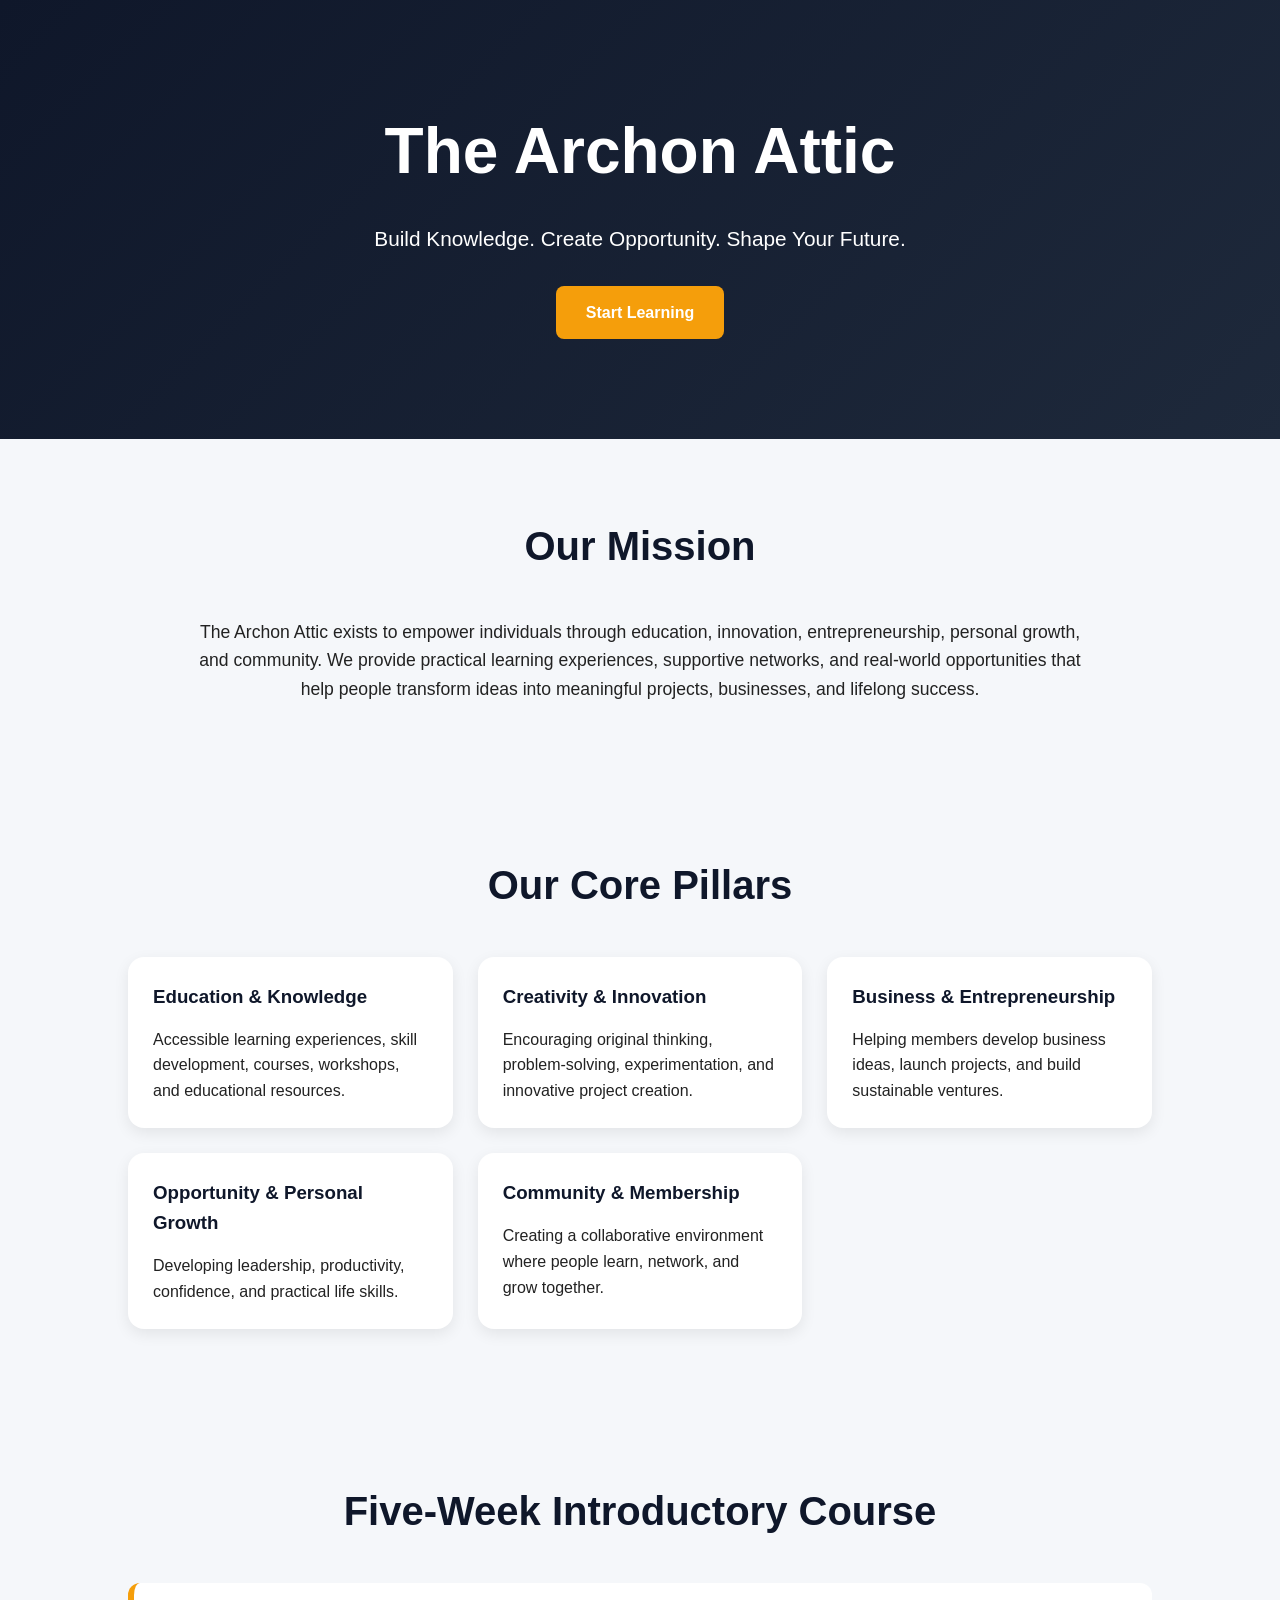
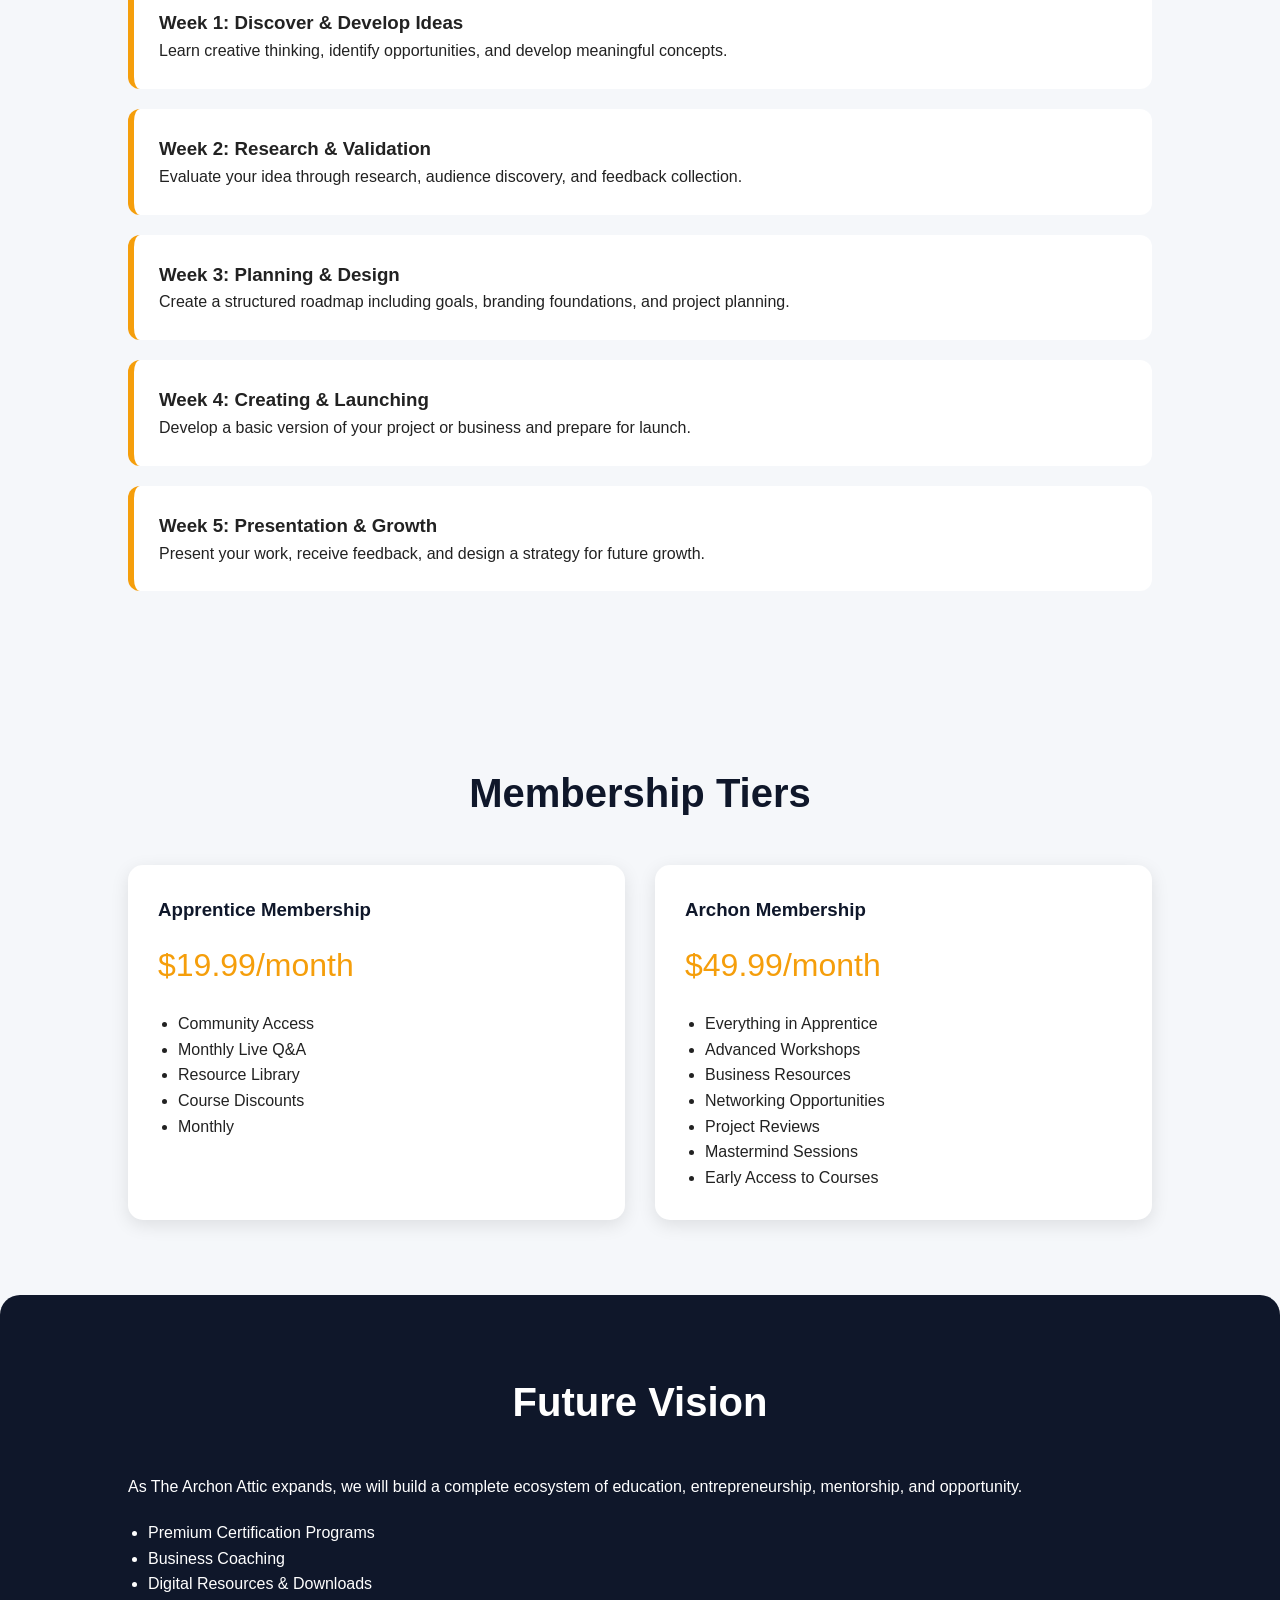
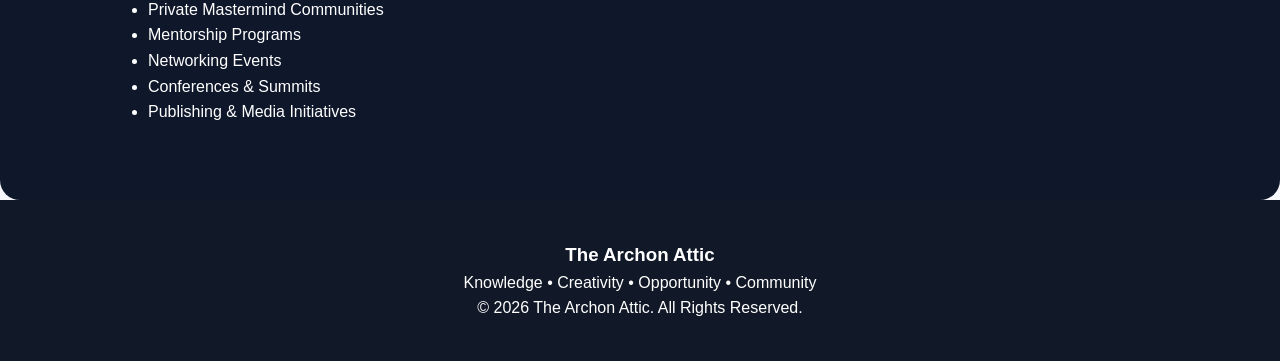
<file: index.HTML>
<!DOCTYPE html>
<html lang="en">
<head>
<meta charset="UTF-8">
<meta name="viewport" content="width=device-width, initial-scale=1.0">
<title>The Archon Attic</title>

<style>
*{
    margin:0;
    padding:0;
    box-sizing:border-box;
    font-family:Arial, Helvetica, sans-serif;
}

body{
    background:#f5f7fa;
    color:#222;
    line-height:1.6;
}

header{
    background:linear-gradient(135deg,#0f172a,#1e293b);
    color:white;
    text-align:center;
    padding:100px 20px;
}

header h1{
    font-size:4rem;
    margin-bottom:20px;
}

header p{
    font-size:1.3rem;
    max-width:800px;
    margin:auto;
}

.btn{
    display:inline-block;
    margin-top:30px;
    padding:14px 30px;
    background:#f59e0b;
    color:white;
    text-decoration:none;
    border-radius:8px;
    font-weight:bold;
}

section{
    padding:75px 10%;
}

.section-title{
    text-align:center;
    margin-bottom:40px;
    font-size:2.5rem;
    color:#0f172a;
}

.mission{
    text-align:center;
    max-width:900px;
    margin:auto;
    font-size:1.1rem;
}

.cards{
    display:grid;
    grid-template-columns:repeat(auto-fit,minmax(280px,1fr));
    gap:25px;
}

.card{
    background:white;
    padding:25px;
    border-radius:16px;
    box-shadow:0 5px 15px rgba(0,0,0,0.08);
}

.card h3{
    color:#0f172a;
    margin-bottom:15px;
}

.course-week{
    background:white;
    padding:25px;
    margin-bottom:20px;
    border-left:6px solid #f59e0b;
    border-radius:12px;
}

.memberships{
    display:grid;
    grid-template-columns:repeat(auto-fit,minmax(320px,1fr));
    gap:30px;
}

.membership{
    background:white;
    padding:30px;
    border-radius:15px;
    box-shadow:0 5px 18px rgba(0,0,0,.1);
}

.membership h3{
    color:#0f172a;
}

.price{
    font-size:2rem;
    color:#f59e0b;
    margin:15px 0;
}

.membership ul{
    margin-top:20px;
    padding-left:20px;
}

.future{
    background:#0f172a;
    color:white;
    border-radius:20px;
}

.future ul{
    margin-top:20px;
    padding-left:20px;
}

footer{
    background:#111827;
    color:white;
    text-align:center;
    padding:40px;
}

@media(max-width:768px){

header h1{
    font-size:2.8rem;
}

.section-title{
    font-size:2rem;
}

}
</style>

</head>
<body>

<header>

<h1>The Archon Attic</h1>

<p>
Build Knowledge. Create Opportunity. Shape Your Future.
</p>

<a href="#course" class="btn">Start Learning</a>

</header>

<section>

<h2 class="section-title">Our Mission</h2>

<div class="mission">

<p>
The Archon Attic exists to empower individuals through education,
innovation, entrepreneurship, personal growth, and community.
We provide practical learning experiences, supportive networks,
and real-world opportunities that help people transform ideas
into meaningful projects, businesses, and lifelong success.
</p>

</div>

</section>

<section>

<h2 class="section-title">Our Core Pillars</h2>

<div class="cards">

<div class="card">
<h3>Education & Knowledge</h3>
<p>
Accessible learning experiences, skill development,
courses, workshops, and educational resources.
</p>
</div>

<div class="card">
<h3>Creativity & Innovation</h3>
<p>
Encouraging original thinking, problem-solving,
experimentation, and innovative project creation.
</p>
</div>

<div class="card">
<h3>Business & Entrepreneurship</h3>
<p>
Helping members develop business ideas, launch projects,
and build sustainable ventures.
</p>
</div>

<div class="card">
<h3>Opportunity & Personal Growth</h3>
<p>
Developing leadership, productivity, confidence,
and practical life skills.
</p>
</div>

<div class="card">
<h3>Community & Membership</h3>
<p>
Creating a collaborative environment where people
learn, network, and grow together.
</p>
</div>

</div>

</section>

<section id="course">

<h2 class="section-title">
Five-Week Introductory Course
</h2>

<div class="course-week">
<h3>Week 1: Discover & Develop Ideas</h3>
<p>
Learn creative thinking, identify opportunities,
and develop meaningful concepts.
</p>
</div>

<div class="course-week">
<h3>Week 2: Research & Validation</h3>
<p>
Evaluate your idea through research,
audience discovery, and feedback collection.
</p>
</div>

<div class="course-week">
<h3>Week 3: Planning & Design</h3>
<p>
Create a structured roadmap including goals,
branding foundations, and project planning.
</p>
</div>

<div class="course-week">
<h3>Week 4: Creating & Launching</h3>
<p>
Develop a basic version of your project
or business and prepare for launch.
</p>
</div>

<div class="course-week">
<h3>Week 5: Presentation & Growth</h3>
<p>
Present your work, receive feedback,
and design a strategy for future growth.
</p>
</div>

</section>

<section>

<h2 class="section-title">Membership Tiers</h2>

<div class="memberships">

<div class="membership">

<h3>Apprentice Membership</h3>

<div class="price">$19.99/month</div>

<ul>
<li>Community Access</li>
<li>Monthly Live Q&A</li>
<li>Resource Library</li>
<li>Course Discounts</li>
<li>Monthly 
</div>

<div class="membership">

<h3>Archon Membership</h3>

<div class="price">$49.99/month</div>

<ul>
<li>Everything in Apprentice</li>
<li>Advanced Workshops</li>
<li>Business Resources</li>
<li>Networking Opportunities</li>
<li>Project Reviews</li>
<li>Mastermind Sessions</li>
<li>Early Access to Courses</li>
</ul>

</div>

</div>

</section>

<section class="future">

<h2 class="section-title" style="color:white;">
Future Vision
</h2>

<p>
As The Archon Attic expands, we will build a complete ecosystem of
education, entrepreneurship, mentorship, and opportunity.
</p>

<ul>
<li>Premium Certification Programs</li>
<li>Business Coaching</li>
<li>Digital Resources & Downloads</li>
<li>Private Mastermind Communities</li>
<li>Mentorship Programs</li>
<li>Networking Events</li>
<li>Conferences & Summits</li>
<li>Publishing & Media Initiatives</li>
</ul>

</section>

<footer>

<h3>The Archon Attic</h3>

<p>
Knowledge • Creativity • Opportunity • Community
</p>

<p>
© 2026 The Archon Attic. All Rights Reserved.
</p>

</footer>

</body>
</html>
</file>
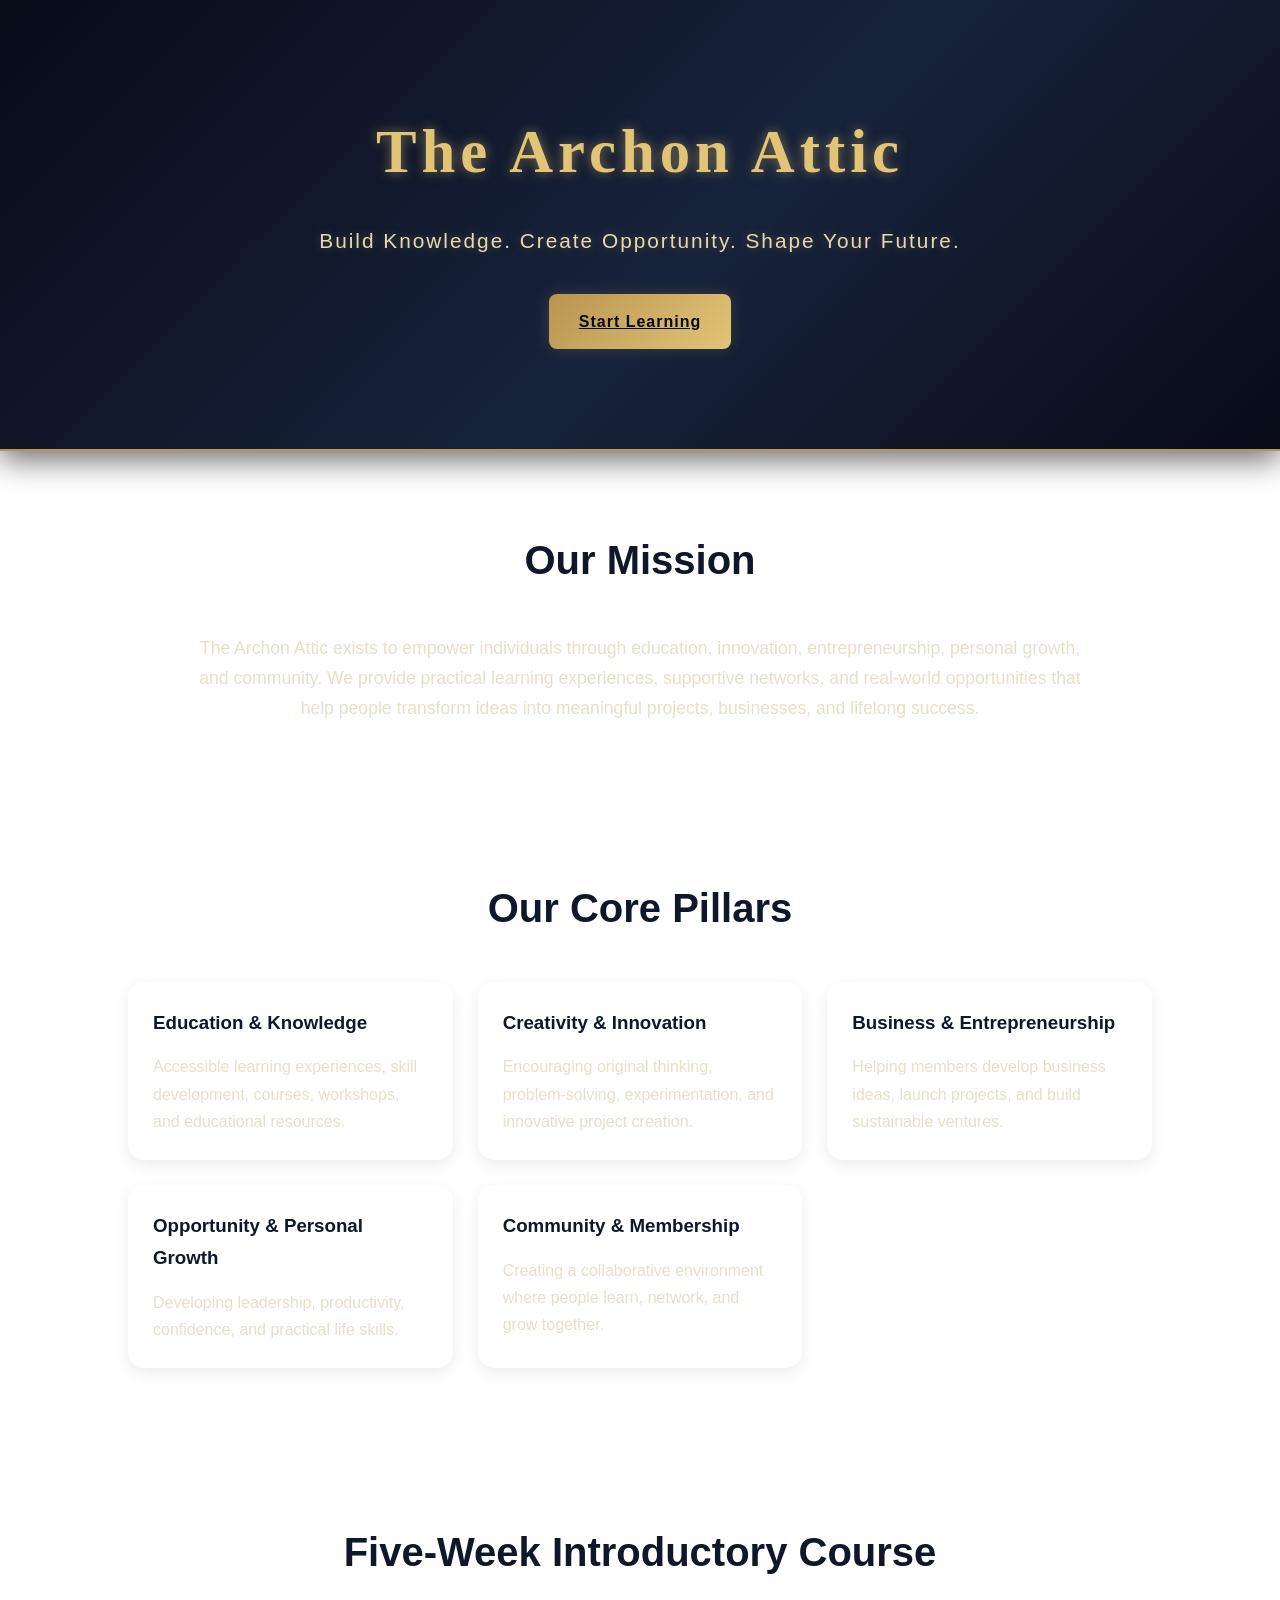
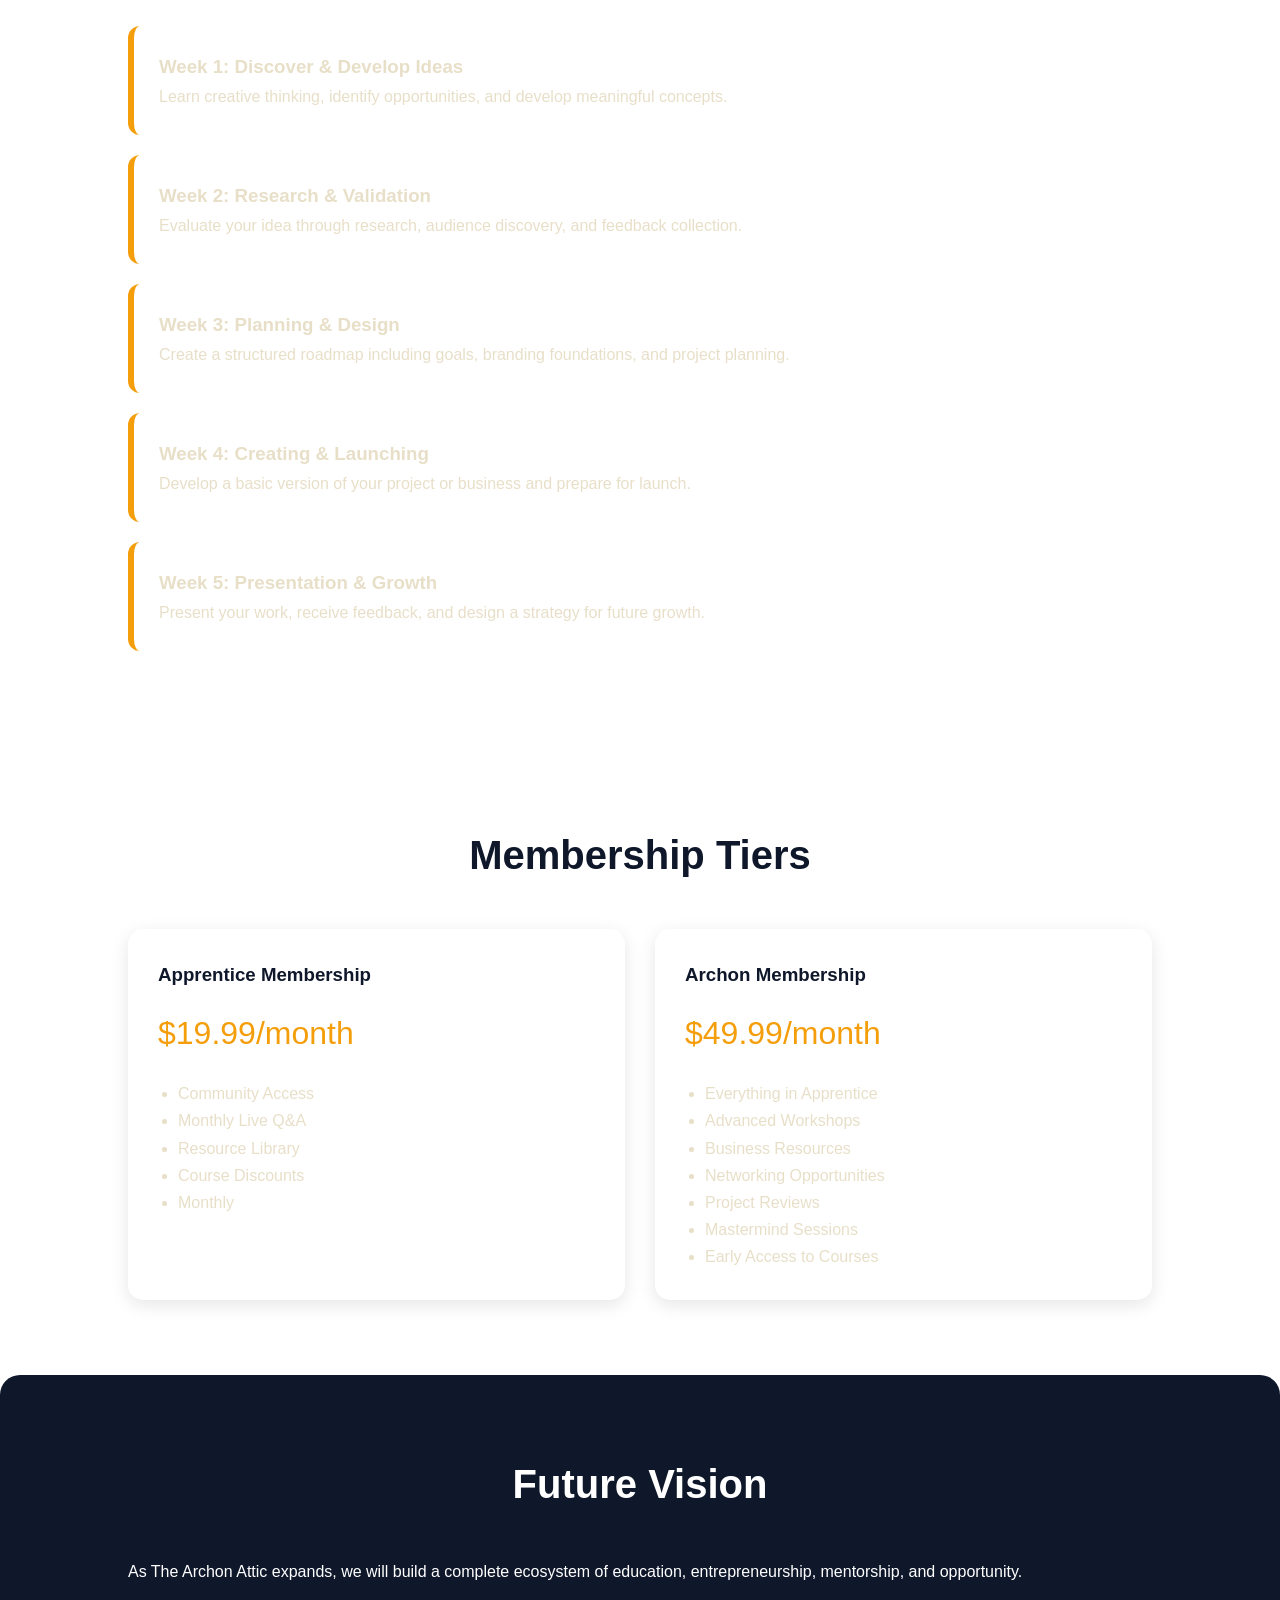
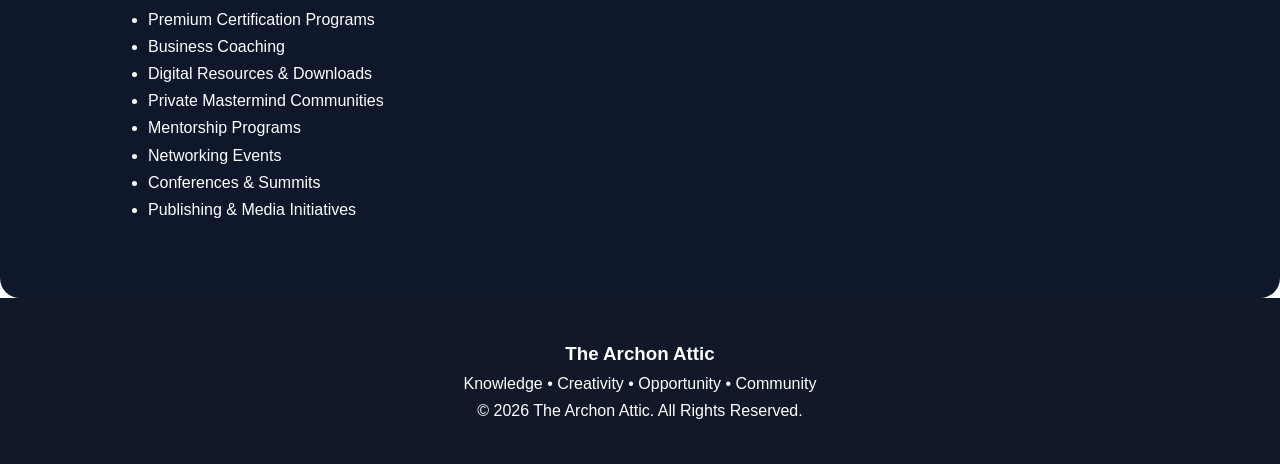
<file: index.html>
<!DOCTYPE html>
<html lang="en">
<head>
<meta charset="UTF-8">
<meta name="viewport" content="width=device-width, initial-scale=1.0">
<title>The Archon Attic</title>

<style>
*{
    margin:0;
    padding:0;
    box-sizing:border-box;
    font-family:Arial, Helvetica, sans-serif;
}

body{
    background:080b18;
    color:#e8dfc8;
    line-height:1.7;
    font-family: Georgia, serif;
}

header{
    background:linear-gradient(135deg, #080b18 0%, #17233b 55%, #080b18 100%);
    color:#d6b66a;
    padding: 100px 20px;
    text-align:center;
    border-bottom: 2px solid #b89550;
    box-shadow: 0 8px 30px rgba(0,0,0,0.6);
}

header h1{
    font-size:3.8rem;
    margin-bottom:20px;
    color:#e2c477;
    font-family: Georgia, serif;
    letter-spacing:5px;
    text-shadow:0 0 12px rgba(214,182,106,0.55);
}

header p{
    font-size:1.3rem;
    max-width:800px;
    margin:20px auto;
    color:#e8d8b0;
    letter-spacing:2px;
    text-shadow:0 0 10px rgba(214,182,106,0.3);
}

.btn{
    display:inline-block;
    margin-top:15px;
    padding:14px 30px;
    background:linear-gradient(135deg,#b89550,#e2c477);
    color: #080b18;
    text-decoration:mystical;
    border-radius:8px;
    font-weight:bold;
    letter-spacing: 1px;
    transition:all 0.3s ease;
    box-shadow:0 0 15px rgba(214, 182, 106, 0.2);
}

section{
    padding:75px 10%;
}

.section-title{
    text-align:center;
    margin-bottom:40px;
    font-size:2.5rem;
    color:#0f172a;
}

.mission{
    text-align:center;
    max-width:900px;
    margin:auto;
    font-size:1.1rem;
}

.cards{
    display:grid;
    grid-template-columns:repeat(auto-fit,minmax(280px,1fr));
    gap:25px;
}

.card{
    background:white;
    padding:25px;
    border-radius:16px;
    box-shadow:0 5px 15px rgba(0,0,0,0.08);
}

.card h3{
    color:#0f172a;
    margin-bottom:15px;
}

.course-week{
    background:white;
    padding:25px;
    margin-bottom:20px;
    border-left:6px solid #f59e0b;
    border-radius:12px;
}

.memberships{
    display:grid;
    grid-template-columns:repeat(auto-fit,minmax(320px,1fr));
    gap:30px;
}

.membership{
    background:white;
    padding:30px;
    border-radius:15px;
    box-shadow:0 5px 18px rgba(0,0,0,.1);
}

.membership h3{
    color:#0f172a;
}

.price{
    font-size:2rem;
    color:#f59e0b;
    margin:15px 0;
}

.membership ul{
    margin-top:20px;
    padding-left:20px;
}

.future{
    background:#0f172a;
    color:white;
    border-radius:20px;
}

.future ul{
    margin-top:20px;
    padding-left:20px;
}

footer{
    background:#111827;
    color:white;
    text-align:center;
    padding:40px;
}

@media(max-width:768px){

header h1{
    font-size:2.8rem;
}

.section-title{
    font-size:2rem;
}

}
</style>

</head>
<body>

<header>

<h1>The Archon Attic</h1>

<p>
Build Knowledge. Create Opportunity. Shape Your Future.
</p>

<a href="#course" class="btn">Start Learning</a>

</header>

<section>

<h2 class="section-title">Our Mission</h2>

<div class="mission">

<p>
The Archon Attic exists to empower individuals through education,
innovation, entrepreneurship, personal growth, and community.
We provide practical learning experiences, supportive networks,
and real-world opportunities that help people transform ideas
into meaningful projects, businesses, and lifelong success.
</p>

</div>

</section>

<section>

<h2 class="section-title">Our Core Pillars</h2>

<div class="cards">

<div class="card">
<h3>Education & Knowledge</h3>
<p>
Accessible learning experiences, skill development,
courses, workshops, and educational resources.
</p>
</div>

<div class="card">
<h3>Creativity & Innovation</h3>
<p>
Encouraging original thinking, problem-solving,
experimentation, and innovative project creation.
</p>
</div>

<div class="card">
<h3>Business & Entrepreneurship</h3>
<p>
Helping members develop business ideas, launch projects,
and build sustainable ventures.
</p>
</div>

<div class="card">
<h3>Opportunity & Personal Growth</h3>
<p>
Developing leadership, productivity, confidence,
and practical life skills.
</p>
</div>

<div class="card">
<h3>Community & Membership</h3>
<p>
Creating a collaborative environment where people
learn, network, and grow together.
</p>
</div>

</div>

</section>

<section id="course">

<h2 class="section-title">
Five-Week Introductory Course
</h2>

<div class="course-week">
<h3>Week 1: Discover & Develop Ideas</h3>
<p>
Learn creative thinking, identify opportunities,
and develop meaningful concepts.
</p>
</div>

<div class="course-week">
<h3>Week 2: Research & Validation</h3>
<p>
Evaluate your idea through research,
audience discovery, and feedback collection.
</p>
</div>

<div class="course-week">
<h3>Week 3: Planning & Design</h3>
<p>
Create a structured roadmap including goals,
branding foundations, and project planning.
</p>
</div>

<div class="course-week">
<h3>Week 4: Creating & Launching</h3>
<p>
Develop a basic version of your project
or business and prepare for launch.
</p>
</div>

<div class="course-week">
<h3>Week 5: Presentation & Growth</h3>
<p>
Present your work, receive feedback,
and design a strategy for future growth.
</p>
</div>

</section>

<section>

<h2 class="section-title">Membership Tiers</h2>

<div class="memberships">

<div class="membership">

<h3>Apprentice Membership</h3>

<div class="price">$19.99/month</div>

<ul>
<li>Community Access</li>
<li>Monthly Live Q&A</li>
<li>Resource Library</li>
<li>Course Discounts</li>
<li>Monthly 
</div>

<div class="membership">

<h3>Archon Membership</h3>

<div class="price">$49.99/month</div>

<ul>
<li>Everything in Apprentice</li>
<li>Advanced Workshops</li>
<li>Business Resources</li>
<li>Networking Opportunities</li>
<li>Project Reviews</li>
<li>Mastermind Sessions</li>
<li>Early Access to Courses</li>
</ul>

</div>

</div>

</section>

<section class="future">

<h2 class="section-title" style="color:white;">
Future Vision
</h2>

<p>
As The Archon Attic expands, we will build a complete ecosystem of
education, entrepreneurship, mentorship, and opportunity.
</p>

<ul>
<li>Premium Certification Programs</li>
<li>Business Coaching</li>
<li>Digital Resources & Downloads</li>
<li>Private Mastermind Communities</li>
<li>Mentorship Programs</li>
<li>Networking Events</li>
<li>Conferences & Summits</li>
<li>Publishing & Media Initiatives</li>
</ul>

</section>

<footer>

<h3>The Archon Attic</h3>

<p>
Knowledge • Creativity • Opportunity • Community
</p>

<p>
© 2026 The Archon Attic. All Rights Reserved.
</p>

</footer>

</body>
</html>
</file>
